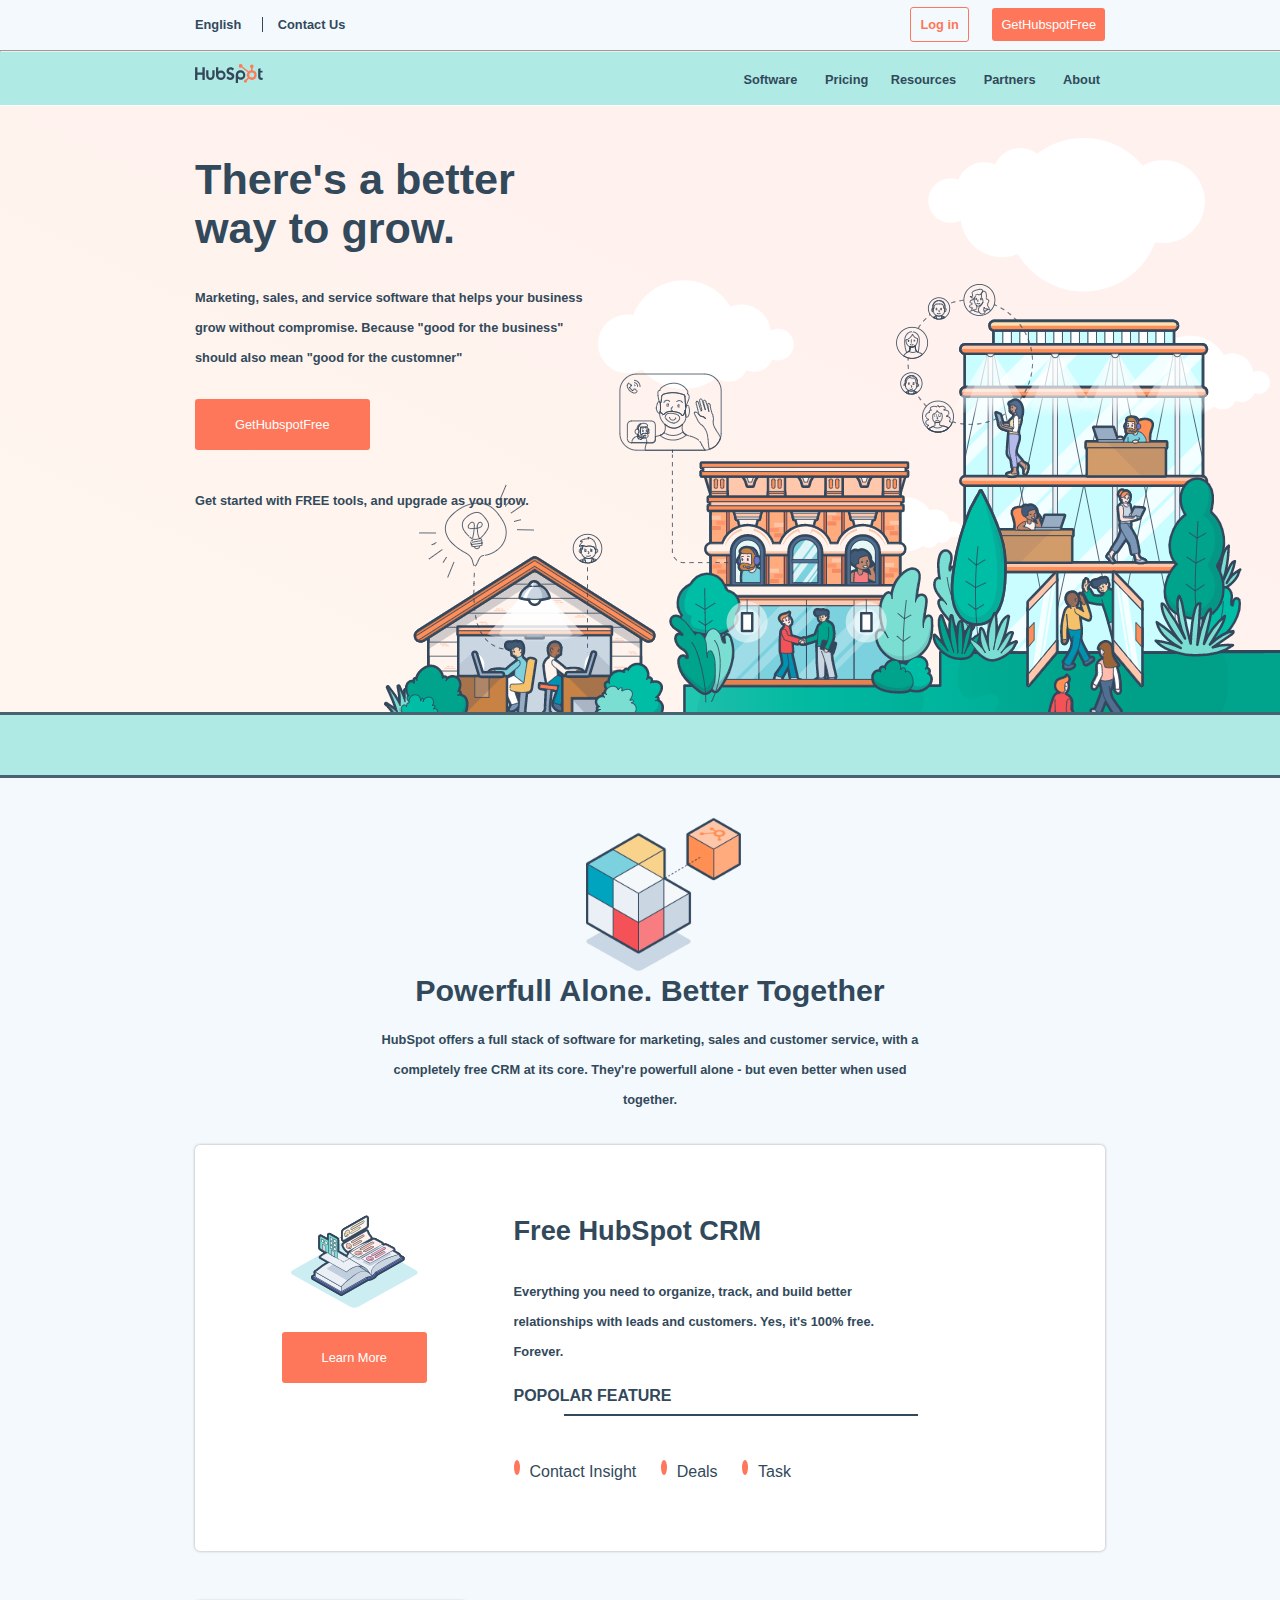
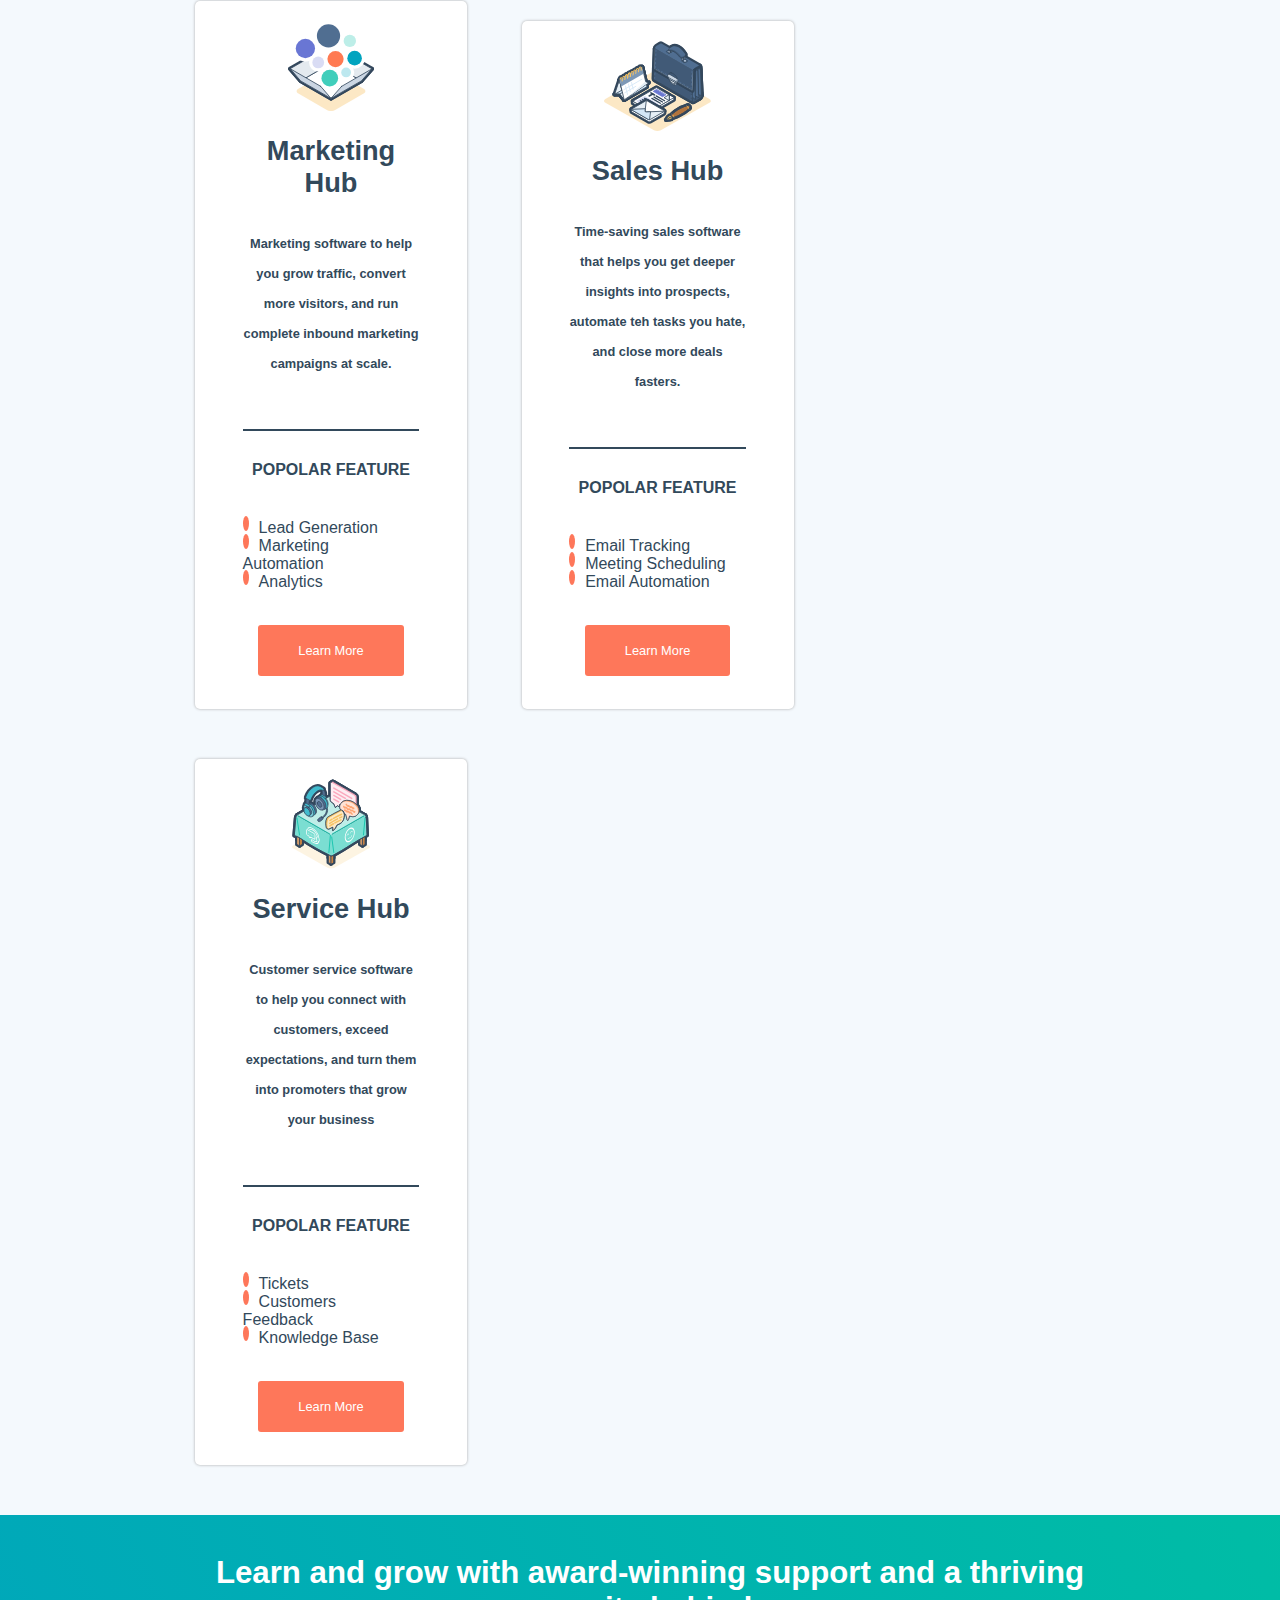
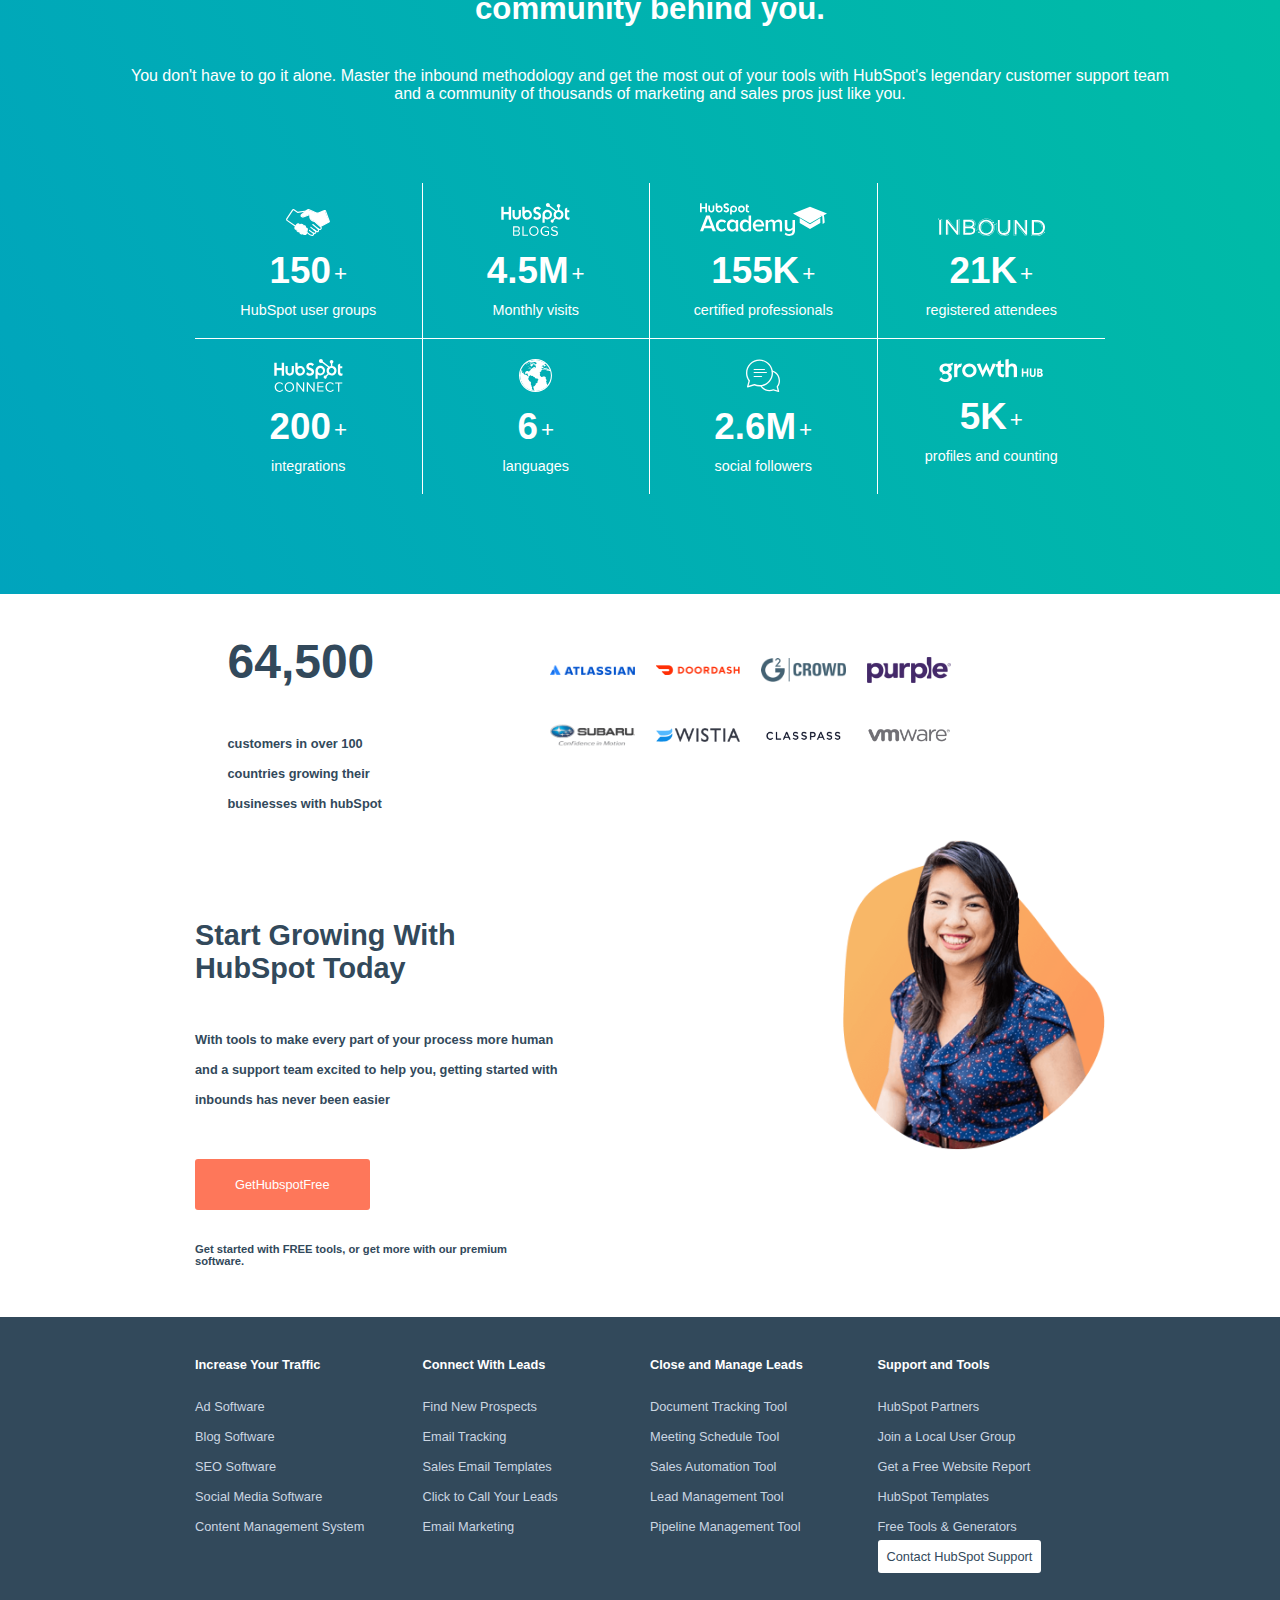
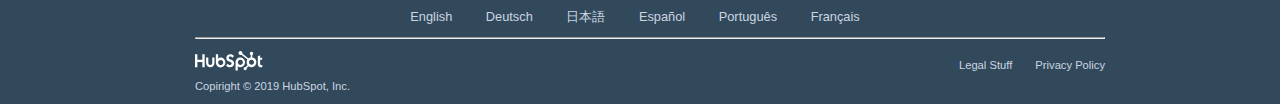
<file: index.html>
<!DOCTYPE html>
<html lang="en">

<head>
    <meta charset="UTF-8">
    <meta http-equiv="X-UA-Compatible" content="IE=edge">
    <meta name="viewport" content="width=device-width, initial-scale=1.0">
    <title>Hubspot</title>
    <link rel="icon" href="./assets/img/HubSpot-Inversed-Favicon.webp" />

    <link rel="stylesheet" href="./assets/css/style.css">

    <!-- Font -->
    <link rel="preconnect" href="https://fonts.gstatic.com">
    <link href="https://fonts.googleapis.com/css2?family=Montserrat:wght@200;400;500;600;800&display=swap"
        rel="stylesheet">
    <!-- /Font -->

    <!-- Icon Pack -->
    <link rel="stylesheet" href="https://cdnjs.cloudflare.com/ajax/libs/font-awesome/5.15.3/css/all.min.css"
        integrity="sha512-iBBXm8fW90+nuLcSKlbmrPcLa0OT92xO1BIsZ+ywDWZCvqsWgccV3gFoRBv0z+8dLJgyAHIhR35VZc2oM/gI1w=="
        crossorigin="anonymous" />
    <!-- /Icon Pack -->

</head>

<body>

    <!-- Header -->
    <header>
        <div class="top_nav">
            <nav class="container clearfix nav_text ">
                <div class="left_menu">

                    <div>
                        <a href="#">
                            <i class="fas fa-globe-europe"></i>
                            English
                            <i class="fas fa-chevron-down "></i>
                        </a>
                    </div>

                    <div>
                        <a href="#">
                            Contact Us
                        </a>
                    </div>
                </div>

                <div class="right_menu">

                    <ul>
                        <li>
                            <i class="fas fa-search"></i>
                        </li>
                        <li>
                            <a href="#" class="btn btn_holo">Log in</a>
                        </li>
                        <li>
                            <a href="#" class="btn btn_solid">GetHubspotFree</a>
                        </li>
                    </ul>

                </div>

            </nav>
        </div>

        <hr>

        <!-- Menu Navigazione -->
        <div>
            <nav class="container clearfix">
                <!-- Logo -->
                <div class="logo">
                    <img src="./assets/img/logo.svg" alt="logo Hubspot">
                </div>
                <!-- /Logo -->

                <!-- Lista Pagine Sito -->
                <div class="menu">
                    <ul>
                        <li>
                            <a href=" #">
                                Software
                                <i class="fas fa-chevron-down "></i>
                            </a>
                        </li>
                        <li>
                            <a href="#">Pricing</a>
                        </li>
                        <li>
                            <a href="#">
                                Resources
                                <i class="fas fa-chevron-down "></i>
                            </a>
                        </li>
                        <li>
                            <a href="#">
                                Partners
                                <i class="fas fa-chevron-down "></i>
                            </a>
                        </li>
                        <li>
                            <a href="#">
                                About
                                <i class="fas fa-chevron-down "></i>
                            </a>
                        </li>
                    </ul>
                </div>
            </nav>
            <!-- /Lista Pagine Sito -->
        </div>
        <!-- /Menu Navigazione -->

        <!-- Immagine di Copertina -->
        <section>
            <div class="jumbotron">
                <div class="container">
                    <div class="jumb_container">

                        <!-- Titolo Jumbo -->
                        <h2 class="txt_blue">
                            There's a better way to grow.
                        </h2>

                        <!-- Testo Jumbo -->
                        <p class="nav_text ">
                            Marketing, sales, and service software that helps your business grow without compromise.
                            Because "good for the business" should also mean "good for the customner"
                        </p>

                        <!-- Bottone jumbo -->
                        <a href="#" class="btn btn_solid jumbo_button">GetHubspotFree</a>

                        <!-- Sotto testo Jumbo -->
                        <h5 class="nav_text ">Get started with FREE tools, and upgrade as you grow.</h5>
                    </div>
                </div>


            </div>
        </section>
        <!-- /Immagine di Copertina -->
    </header>
    <!-- /Header -->

    <!-- Main -->
    <main>
        <section class="offer bg_offer">
            <div class="container clearfix">
                <div class="cube_image">
                    <img src="./assets/img/cube.webp" alt="Immagine cuboi di rubick">
                </div>
                <div>
                    <h3 class="nav_text ">Powerfull Alone. Better Together</h3>
                    <p class="nav_text ">
                        HubSpot offers a full stack of software for marketing, sales and customer service,
                        with a completely
                        free CRM at its core. They're powerfull alone - but even better when used together.
                    </p>
                </div>

                <!-- Card Offerte -->
                <div class="orizzontal_card_bg card_bg  clearfix">
                    <div class="card_left">
                        <img src="./assets/img/book.svg" alt="Immagine di un libro">
                        <a href="#" class="btn btn_solid jumbo_button">Learn More</a>
                    </div>

                    <!-- Testo della card -->
                    <div class="free_text">
                        <div>
                            <h4 class="card_title txt_blue">Free HubSpot CRM</h4>
                            <p class="nav_text">
                                Everything you need to organize, track, and build better relationships with
                                leads and customers. Yes, it's 100% free. Forever.
                            </p>
                        </div>

                        <div>
                            <!-- Titolo Features -->
                            <h4 class="title_list txt_blue">Popolar Feature</h4>

                            <!-- Features -->
                            <ul class="list_popolar txt_blue inline_list">
                                <li><i class="fas fa-check"></i>Contact Insight</li>
                                <li><i class="fas fa-check"></i>Deals</li>
                                <li><i class="fas fa-check"></i>Task</li>
                            </ul>
                        </div>
                    </div>
                </div>


                <div class="card_box">

                    <div class="card_bg card">
                        <div class="card_content">

                            <!-- Immagine della card -->
                            <img class="" src="./assets/img/buble.svg" alt="">

                            <h4 class="card_title txt_blue">Marketing Hub</h4>

                            <p class="nav_text">
                                Marketing software to help you grow traffic, convert more visitors, and run complete
                                inbound
                                marketing campaigns at scale.
                            </p>

                            <!-- Titolo Features -->
                            <h4 class="title_list txt_blue">Popolar Feature</h4>

                            <!-- Features -->
                            <ul class="list_popolar txt_blue">
                                <li><i class="fas fa-check"></i>Lead Generation</li>
                                <li><i class="fas fa-check"></i>Marketing Automation</li>
                                <li><i class="fas fa-check"></i>Analytics</li>
                            </ul>

                            <div class="btn_contenitor">
                                <a href="#" class="btn btn_solid jumbo_button">Learn More</a>
                            </div>
                        </div>
                    </div>

                    <div class="card_bg card center">
                        <div class="card_content">

                            <img class="" src="./assets/img/office.svg" alt="">

                            <h4 class="card_title txt_blue">Sales Hub</h4>

                            <p class="nav_text">
                                Time-saving sales software that helps you get deeper insights into prospects, automate
                                teh tasks you hate, and close more deals fasters.
                            </p>

                            <!-- Titolo Features -->
                            <h4 class="title_list txt_blue">Popolar Feature</h4>

                            <!-- Features -->
                            <ul class="list_popolar txt_blue">
                                <li><i class="fas fa-check"></i>Email Tracking</li>
                                <li><i class="fas fa-check"></i>Meeting Scheduling</li>
                                <li><i class="fas fa-check"></i>Email Automation</li>
                            </ul>

                            <div class="btn_contenitor">
                                <a href="#" class="btn btn_solid jumbo_button">Learn More</a>
                            </div>
                        </div>
                    </div>

                    <div class="card_bg card">
                        <div class="card_content">

                            <img class="" src="./assets/img/table.svg" alt="">

                            <h4 class="card_title txt_blue">Service Hub</h4>

                            <p class="nav_text">
                                Customer service software to help you connect with customers, exceed expectations, and
                                turn them into promoters that grow your business
                            </p>

                            <!-- Titolo Features -->
                            <h4 class="title_list txt_blue">Popolar Feature</h4>

                            <!-- Features -->
                            <ul class="list_popolar txt_blue">
                                <li><i class="fas fa-check"></i>Tickets</li>
                                <li><i class="fas fa-check"></i>Customers Feedback</li>
                                <li><i class="fas fa-check"></i>Knowledge Base</li>
                            </ul>

                            <div class="btn_contenitor">
                                <a href="#" class="btn btn_solid jumbo_button">Learn More</a>
                            </div>
                        </div>
                    </div>



                </div>


            </div>



        </section>

        <section class="learn">

            <div>
                <h2>Learn and grow with award-winning support and a thriving community behind you.</h2>
            </div>

            <div>
                <p>
                    You don't have to go it alone. Master the inbound methodology and get the most out of your tools
                    with HubSpot's legendary customer support team and a community of thousands of marketing and sales
                    pros just like you.
                </p>
            </div>

            <div class="container clearfix">

                <!-- Hands -->
                <div class="learn_block">
                    <img src="./assets/img/hands.svg" alt="icona stretta di mani">
                    <span>150</span>
                    <span>HubSpot user groups</span>
                </div>

                <!-- Blogs -->
                <div class="learn_block">
                    <img src="./assets/img/blogs.svg" alt="logo HubSpot blogs">
                    <span>4.5M</span>
                    <span>Monthly visits</span>
                </div>

                <!-- Academy -->
                <div class="learn_block">
                    <img src="./assets/img/academy.svg" alt="logo HubSpot Academy">
                    <span>155K</span>
                    <span>certified professionals</span>
                </div>

                <!-- Inbound -->
                <div class="learn_block">
                    <img src="./assets/img/inbound.svg" alt="logo Inbound">
                    <span>21K</span>
                    <span>registered attendees</span>
                </div>

                <!-- Connect -->
                <div class="learn_block">
                    <img src="./assets/img/connect.svg" alt="logo HubSpot connect">
                    <span>200</span>
                    <span>integrations</span>
                </div>

                <!-- Globe -->
                <div class="learn_block">
                    <img src="./assets/img/globe.svg" alt="icona del mondo">
                    <span>6</span>
                    <span>languages</span>
                </div>

                <!-- Followers -->
                <div class="learn_block">
                    <img src="./assets/img/followers.svg" alt="icona chat social">
                    <span>2.6M</span>
                    <span>social followers</span>
                </div>

                <!-- Growth -->
                <div class="learn_block">
                    <img src="./assets/img/growth.svg" alt="logo HubSpot growth hub">
                    <span>5K</span>
                    <span>profiles and counting</span>
                </div>
            </div>

        </section>

        <div class="txt_blue bg_white">

            <!-- Sezione Counter e loghi Partners -->
            <section>

                <!-- Container Partners -->
                <div class="partners clearfix">

                    <!-- Text Counter -->
                    <div class="counter">
                        <h2>64,500</h2>
                        <p class="nav_text">
                            customers in over <span>100</span> countries growing their businesses with hubSpot
                        </p>
                    </div>

                    <!-- Loghi Partners -->
                    <div class="loghi_partners">

                        <!-- Logo Atlasian -->
                        <div class="box_logo">
                            <img src="./assets/img/atlasian.webp" alt="Logo Atlasian">
                        </div>

                        <!-- Logo Doordash -->
                        <div class="box_logo">
                            <img src="./assets/img/doordash.webp" alt="Logo Doordash">
                        </div>

                        <!-- Logo G2 Crowd -->
                        <div class="box_logo">
                            <img src="./assets/img/g2crowd.webp" alt="Logo G2Crowd">
                        </div>

                        <!-- Logo Purple -->
                        <div class="box_logo">
                            <img src="./assets/img/purple.webp" alt="Logo Purple">
                        </div>

                        <!-- Logo Subaru -->
                        <div class="box_logo">
                            <img src="./assets/img/subaru.webp" alt="Logo Subaru">
                        </div>

                        <!-- Logo Wistia -->
                        <div class="box_logo">
                            <img src="./assets/img/wistia.webp" alt="Logo Wistia">
                        </div>

                        <!-- Logo ClassPass -->
                        <div class="box_logo">
                            <img src="./assets/img/classpass.webp" alt="Logo Classpass">
                        </div>

                        <!-- Logo VMWare -->
                        <div class="box_logo">
                            <img src="./assets/img/vmware.webp" alt="Logo VMWare">
                        </div>
                    </div>
                </div>
            </section>

            <!-- Container sezione Growing -->
            <section class="container clearfix">

                <div class="growing">

                    <!-- Titolo Growing -->
                    <h2>
                        Start Growing With HubSpot Today
                    </h2>

                    <p class="nav_text">
                        With tools to make every part of your process more human and a support team excited to help you,
                        getting started with inbounds has never been easier
                    </p>

                    <!-- Button Get Hubspot Free -->
                    <a href="#" class="btn btn_solid jumbo_button">GetHubspotFree</a>

                    <h5>Get started with FREE tools, or get more with our premium software.</h5>

                </div>

                <!-- Immagine Growing -->
                <div class="image_growing">
                    <img src="./assets/img/woman.webp" alt="Immagine di una donna che sorride">
                </div>

            </section>



        </div>

    </main>
    <!-- /Main -->

    <!-- Footer -->
    <footer>

        <!-- Link Utili -->
        <div class="container clearfix">
            <div class="liste_link">

                <!-- Sezione Increase -->
                <div class="utility_list">
                    <ul>
                        <li>
                            Increase Your Traffic
                            <ul>
                                <li>
                                    <a href="#">Ad Software</a>
                                </li>
                                <li>
                                    <a href="#">Blog Software</a>
                                </li>
                                <li>
                                    <a href="#">SEO Software</a>
                                </li>
                                <li>
                                    <a href="#">Social Media Software</a>
                                </li>
                                <li>
                                    <a href="#">Content Management System</a>
                                </li>
                            </ul>
                        </li>
                    </ul>
                </div>

                <!-- Sezione Connect -->
                <div class="utility_list">
                    <ul>
                        <li>
                            Connect With Leads
                            <ul>
                                <li>
                                    <a href="#">Find New Prospects</a>
                                </li>
                                <li>
                                    <a href="#">Email Tracking</a>
                                </li>
                                <li>
                                    <a href="#">Sales Email Templates</a>
                                </li>
                                <li>
                                    <a href="#">Click to Call Your Leads</a>
                                </li>
                                <li>
                                    <a href="#">Email Marketing</a>
                                </li>
                            </ul>
                        </li>
                    </ul>
                </div>

                <!-- Sezione Manage Leads -->
                <div class="utility_list">
                    <ul>
                        <li>
                            Close and Manage Leads
                            <ul>
                                <li>
                                    <a href="#">Document Tracking Tool</a>
                                </li>
                                <li>
                                    <a href="#">Meeting Schedule Tool</a>
                                </li>
                                <li>
                                    <a href="#">Sales Automation Tool</a>
                                </li>
                                <li>
                                    <a href="#">Lead Management Tool</a>
                                </li>
                                <li>
                                    <a href="#">Pipeline Management Tool</a>
                                </li>
                            </ul>
                        </li>
                    </ul>
                </div>

                <!-- Sezione Support -->
                <div class="utility_list">
                    <ul>
                        <li>
                            Support and Tools
                            <ul>
                                <li>
                                    <a href="#">HubSpot Partners</a>
                                </li>
                                <li>
                                    <a href="#">Join a Local User Group</a>
                                </li>
                                <li>
                                    <a href="#">Get a Free Website Report</a>
                                </li>
                                <li>
                                    <a href="#">HubSpot Templates</a>
                                </li>
                                <li>
                                    <a href="#">Free Tools & Generators</a>
                                </li>

                                <!-- Bottone Contact Support -->
                                <li>
                                    <a href="#" class="btn btn_support">Contact HubSpot Support</a>
                                </li>
                                <li>

                                    <!-- Link Social Network -->
                                    <ul class="loghi_social">
                                        <li>
                                            <a href="#">
                                                <i class="fab fa-facebook-f"></i>
                                            </a>
                                        </li>
                                        <li>
                                            <a href="#">
                                                <i class="fab fa-instagram"></i>
                                            </a>
                                        </li>
                                        <li>
                                            <a href="#">
                                                <i class="fab fa-youtube"></i>
                                            </a>
                                        </li>
                                        <li>
                                            <a href="#">
                                                <i class="fab fa-twitter"></i>
                                            </a>
                                        </li>
                                        <li>
                                            <a href="#">
                                                <i class="fab fa-linkedin-in"></i>
                                            </a>
                                        </li>
                                    </ul>
                                </li>
                            </ul>
                        </li>
                    </ul>
                </div>

            </div>

            <!-- Selezione Seleziona Lingua -->
            <div class="lingue">
                <div>
                    <ul>
                        <li><a href="#">English</a></li>
                        <li><a href="#">Deutsch</a></li>
                        <li><a href="#">日本語</a></li>
                        <li><a href="#">Español</a></li>
                        <li><a href="#">Português</a></li>
                        <li><a href="#">Français</a></li>
                    </ul>
                </div>

                <hr>

            </div>

            <!-- Logo e Copyright -->
            <section class="copyright">
                <div class="logo">
                    <img src="./assets/img/logo-white.svg" alt="Logo HubSpot">
                    <h5>Copiright &copy; 2019 HubSpot, Inc.</h5>
                </div>

                <div class="policy">
                    <a href="#">Legal Stuff</a>

                    <a href="#">Privacy Policy</a>
                </div>

            </section>

        </div>

    </footer>
    <!-- /Footer -->


</body>

</html>
</file>
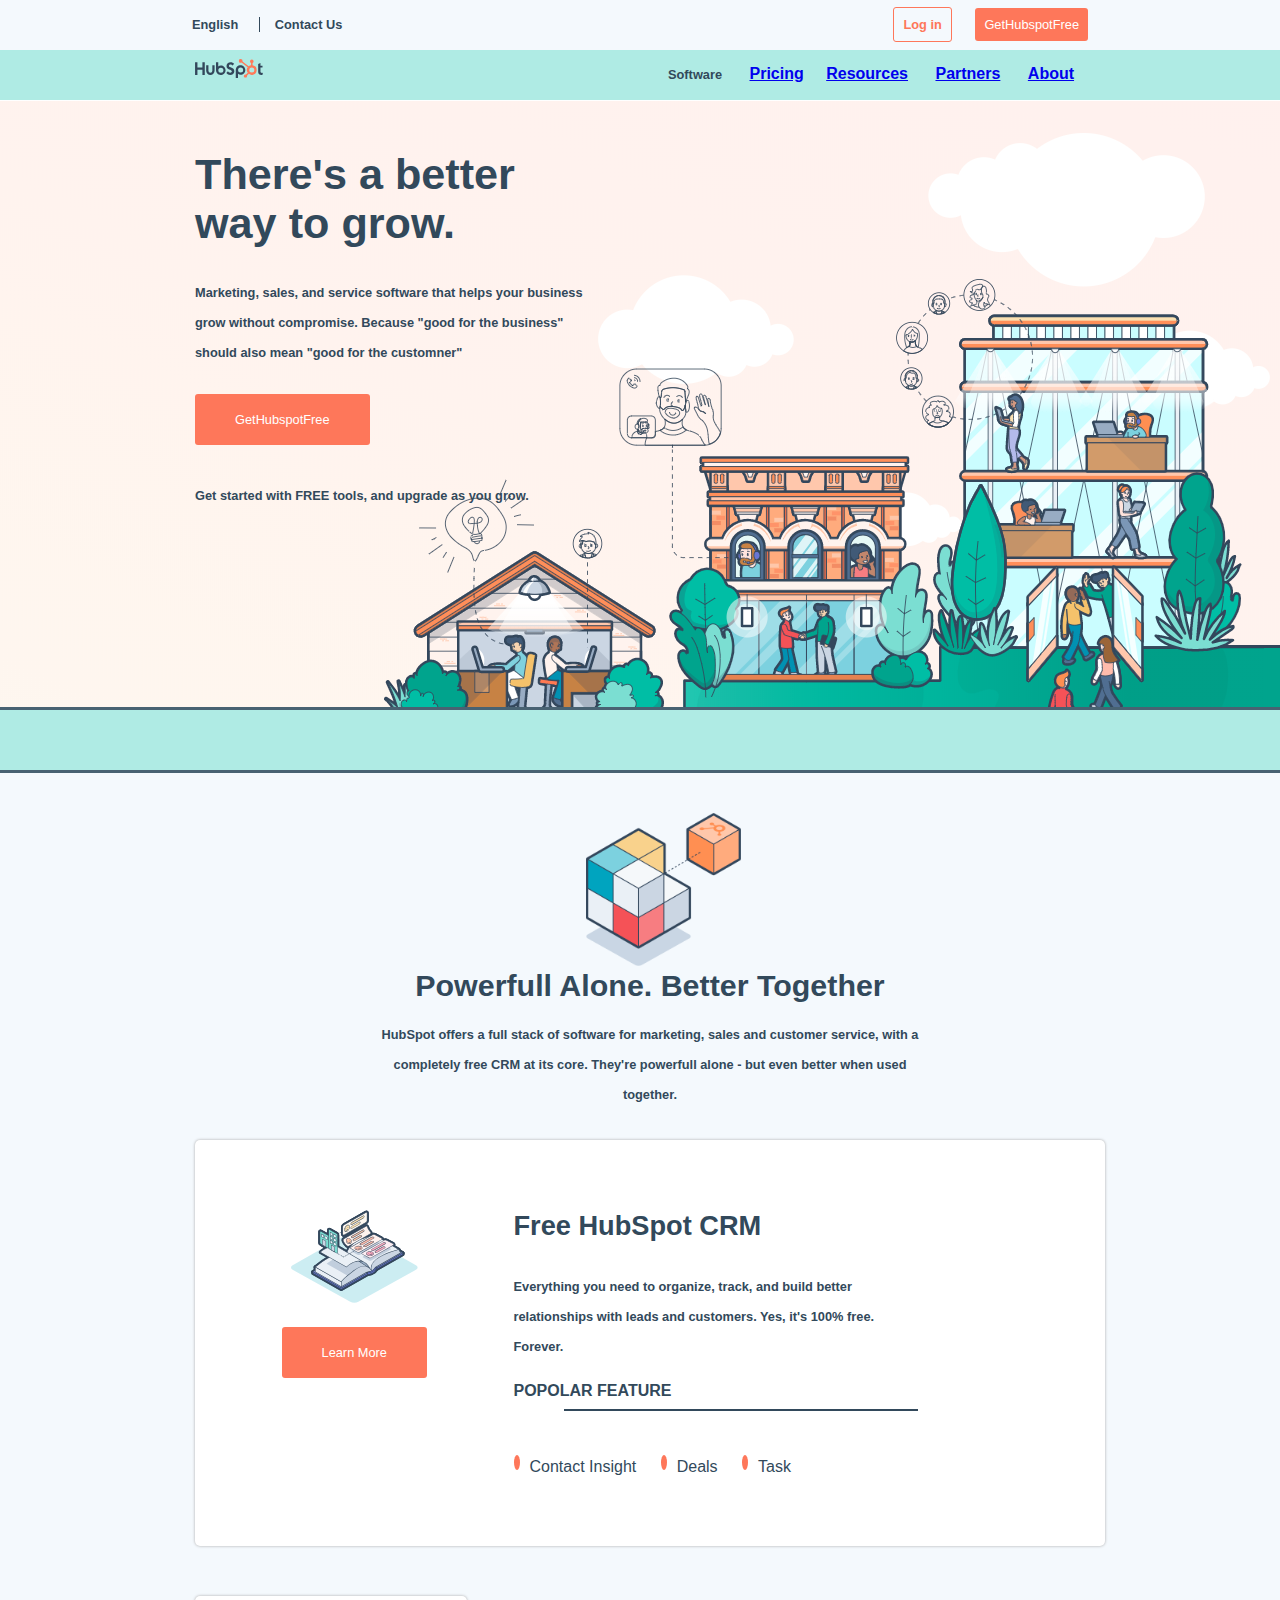
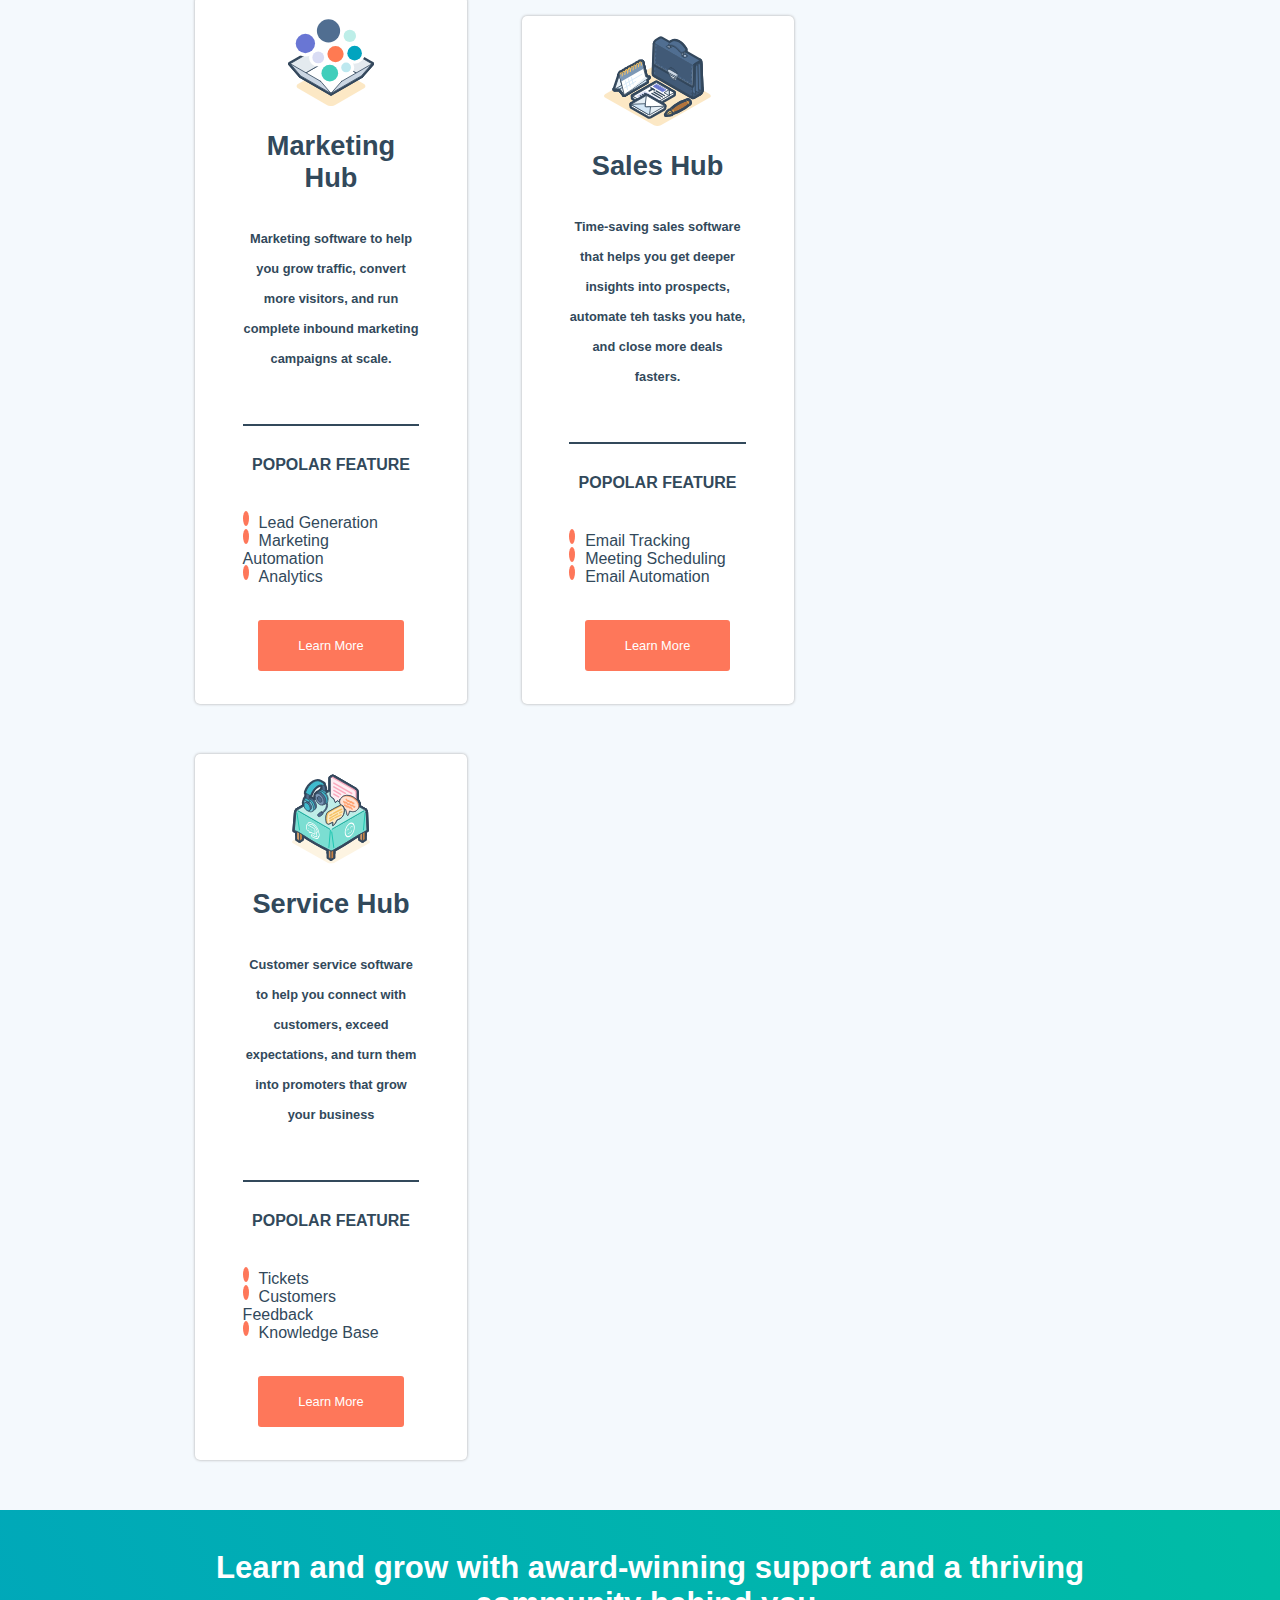
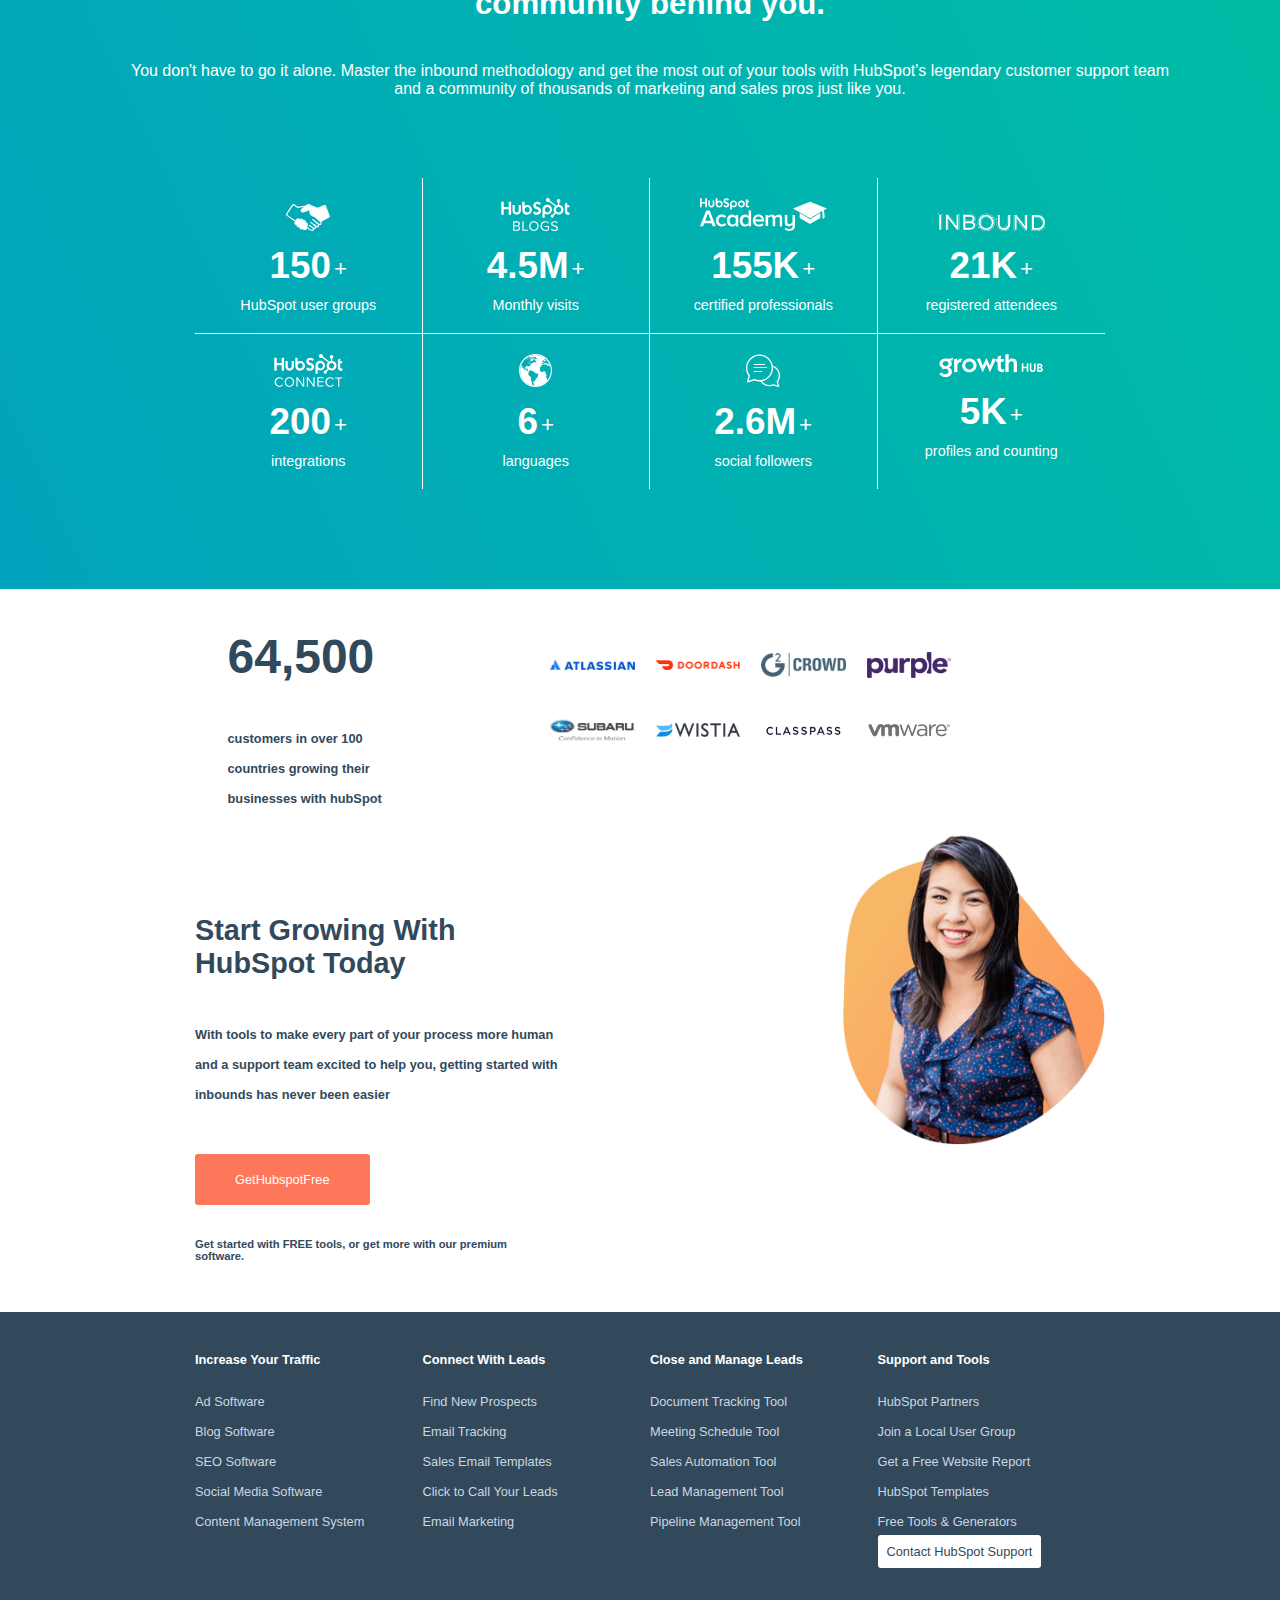
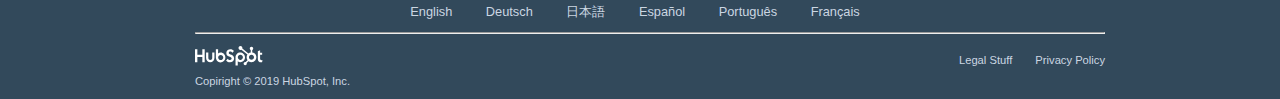
<file: bonus/index.html>
<!DOCTYPE html>
<html lang="en">

<head>
    <meta charset="UTF-8">
    <meta http-equiv="X-UA-Compatible" content="IE=edge">
    <meta name="viewport" content="width=device-width, initial-scale=1.0">
    <title>Hubspot</title>
    <link rel="icon" href="./assets/img/HubSpot-Inversed-Favicon.webp" />

    <link rel="stylesheet" href="./assets/css/style.css">

    <!-- Font -->
    <link rel="preconnect" href="https://fonts.gstatic.com">
    <link href="https://fonts.googleapis.com/css2?family=Montserrat:wght@200;400;500;600;800&display=swap"
        rel="stylesheet">
    <!-- /Font -->

    <!-- Icon Pack -->
    <link rel="stylesheet" href="https://cdnjs.cloudflare.com/ajax/libs/font-awesome/5.15.3/css/all.min.css"
        integrity="sha512-iBBXm8fW90+nuLcSKlbmrPcLa0OT92xO1BIsZ+ywDWZCvqsWgccV3gFoRBv0z+8dLJgyAHIhR35VZc2oM/gI1w=="
        crossorigin="anonymous" />
    <!-- /Icon Pack -->

</head>

<body>

    <!-- Header -->
    <header>
        <div class="top_nav">
            <nav class="container clearfix nav_text ">
                <div class="left_menu">

                    <div class="lingua">
                        <section class="dropdown">
                            <a href="#">
                                <i class="fas fa-globe-europe"></i>
                                English
                                <i class="fas fa-chevron-down "></i>
                            </a>
                            <section class="dropdown_content">
                                <ul>
                                    <li><a href="#">English</a></li>
                                    <li><a href="#">Deutsch</a></li>
                                    <li><a href="#">日本語</a></li>
                                    <li><a href="#">Español</a></li>
                                    <li><a href="#">Português</a></li>
                                    <li><a href="#">Français</a></li>
                                </ul>
                            </section>
                        </section>


                    </div>

                    <div>
                        <a href="#">
                            Contact Us
                        </a>
                    </div>
                </div>

                <div class="right_menu">

                    <ul>
                        <li>
                            <i class="fas fa-search"></i>
                        </li>
                        <li>
                            <a href="#" class="btn btn_holo">Log in</a>
                        </li>
                        <li>
                            <a href="#" class="btn btn_solid">GetHubspotFree</a>
                        </li>
                    </ul>

                </div>

            </nav>
        </div>

        <hr>

        <!-- Menu Navigazione -->
        <div class="menu_nav">
            <nav class="container clearfix">
                <!-- Logo -->
                <div class="logo">
                    <img src="./assets/img/logo.svg" alt="logo Hubspot">
                </div>
                <!-- /Logo -->

                <!-- Lista Pagine Sito -->
                <div class="menu">
                    <ul>
                        <li>
                            <section class="dropdown">
                                <a href=" #">
                                    Software
                                    <i class="fas fa-chevron-down "></i>
                                </a>
                                <section class="dropdown_content dropdown_width clearfix">

                                    <div class="software_row">
                                        <div class="row_left">
                                            <img src="./assets/img/free_hub_crm.jpg" alt="">
                                        </div>
                                        <div class="row_right">
                                            <h3>Free HubSpot CRM</h3>
                                            <span>All yout contacts and companies, 100% free.</span>
                                        </div>
                                    </div>

                                    <span>
                                        <hr>
                                    </span>

                                    <div class="software_row">
                                        <div class="row_left">
                                            <img src="./assets/img/marketing.jpg" alt="">
                                        </div>
                                        <div class="row_right">
                                            <h3>Marketing Hub</h3>
                                            <span>Marketing software to increase traffic and leads. Free and Premium
                                                plans.</span>
                                        </div>
                                    </div>

                                    <div class="software_row">
                                        <div class="row_left">
                                            <img src="./assets/img/sales_hub.jpg" alt="">
                                        </div>
                                        <div class="row_right">
                                            <h3>Sales Hub</h3>
                                            <span>Sales software for closing more deals, faster. Free and Premium
                                                plan.</span>
                                        </div>
                                    </div>

                                    <div class="software_row">
                                        <div class="row_left">
                                            <img src="./assets/img/service_hub.jpg" alt="">
                                        </div>
                                        <div class="row_right">
                                            <h3>Service Hub</h3>
                                            <span>Software for providingnfirst-class customers service. Free and Premium
                                                plans.</span>
                                        </div>
                                    </div>

                                    <div class="software_row">
                                        <div class="row_left">
                                            <img src="./assets/img/cms_hub.jpg" alt="">
                                        </div>
                                        <div class="row_right">
                                            <h3>CMS Hub <span>New</span></h3>
                                            <span>Content management software to power website. Premium plans and free
                                                trial.</span>
                                        </div>
                                    </div>

                                    <span>
                                        <hr>
                                    </span>

                                    <div class="software_row">
                                        <div class="row_left">

                                        </div>
                                        <div class="row_right">
                                            <h3>APP Marketplace</h3>
                                            <span>Find HubSpot apps for the tools and software you use to run your
                                                business</span>
                                        </div>
                                    </div>







                                </section>

                            </section>
                        </li>
                        <li>
                            <a href="#">Pricing</a>
                        </li>
                        <li>
                            <a href="#">
                                Resources
                                <i class="fas fa-chevron-down "></i>
                            </a>
                        </li>
                        <li>
                            <a href="#">
                                Partners
                                <i class="fas fa-chevron-down "></i>
                            </a>
                        </li>
                        <li>
                            <a href="#">
                                About
                                <i class="fas fa-chevron-down "></i>
                            </a>
                        </li>
                    </ul>
                </div>
            </nav>
            <!-- /Lista Pagine Sito -->
        </div>
        <!-- /Menu Navigazione -->

        <!-- Immagine di Copertina -->
        <section>
            <div class="jumbotron">
                <div class="container">
                    <div class="jumb_container">

                        <!-- Titolo Jumbo -->
                        <h2 class="txt_blue">
                            There's a better way to grow.
                        </h2>

                        <!-- Testo Jumbo -->
                        <p class="nav_text ">
                            Marketing, sales, and service software that helps your business grow without compromise.
                            Because "good for the business" should also mean "good for the customner"
                        </p>

                        <!-- Bottone jumbo -->
                        <a href="#" class="btn btn_solid jumbo_button">GetHubspotFree</a>

                        <!-- Sotto testo Jumbo -->
                        <h5 class="nav_text ">Get started with FREE tools, and upgrade as you grow.</h5>
                    </div>
                </div>


            </div>
        </section>
        <!-- /Immagine di Copertina -->
    </header>
    <!-- /Header -->

    <!-- Main -->
    <main>
        <section class="offer bg_offer">
            <div class="container clearfix">
                <div class="cube_image">
                    <img src="./assets/img/cube.webp" alt="Immagine cuboi di rubick">
                </div>
                <div>
                    <h3 class="nav_text ">Powerfull Alone. Better Together</h3>
                    <p class="nav_text ">
                        HubSpot offers a full stack of software for marketing, sales and customer service,
                        with a completely
                        free CRM at its core. They're powerfull alone - but even better when used together.
                    </p>
                </div>

                <!-- Card Offerte -->
                <div class="orizzontal_card_bg card_bg  clearfix">
                    <div class="card_left">
                        <img src="./assets/img/book.svg" alt="Immagine di un libro">
                        <a href="#" class="btn btn_solid jumbo_button">Learn More</a>
                    </div>

                    <!-- Testo della card -->
                    <div class="free_text">
                        <div>
                            <h4 class="card_title txt_blue">Free HubSpot CRM</h4>
                            <p class="nav_text">
                                Everything you need to organize, track, and build better relationships with
                                leads and customers. Yes, it's 100% free. Forever.
                            </p>
                        </div>

                        <div>
                            <!-- Titolo Features -->
                            <h4 class="title_list txt_blue">Popolar Feature</h4>

                            <!-- Features -->
                            <ul class="list_popolar txt_blue inline_list">
                                <li><i class="fas fa-check"></i>Contact Insight</li>
                                <li><i class="fas fa-check"></i>Deals</li>
                                <li><i class="fas fa-check"></i>Task</li>
                            </ul>
                        </div>
                    </div>
                </div>


                <div class="card_box">

                    <div class="card_bg card">
                        <div class="card_content">

                            <!-- Immagine della card -->
                            <img class="" src="./assets/img/buble.svg" alt="">

                            <h4 class="card_title txt_blue">Marketing Hub</h4>

                            <p class="nav_text">
                                Marketing software to help you grow traffic, convert more visitors, and run complete
                                inbound
                                marketing campaigns at scale.
                            </p>

                            <!-- Titolo Features -->
                            <h4 class="title_list txt_blue">Popolar Feature</h4>

                            <!-- Features -->
                            <ul class="list_popolar txt_blue">
                                <li><i class="fas fa-check"></i>Lead Generation</li>
                                <li><i class="fas fa-check"></i>Marketing Automation</li>
                                <li><i class="fas fa-check"></i>Analytics</li>
                            </ul>

                            <div class="btn_contenitor">
                                <a href="#" class="btn btn_solid jumbo_button">Learn More</a>
                            </div>
                        </div>
                    </div>

                    <div class="card_bg card center">
                        <div class="card_content">

                            <img class="" src="./assets/img/office.svg" alt="">

                            <h4 class="card_title txt_blue">Sales Hub</h4>

                            <p class="nav_text">
                                Time-saving sales software that helps you get deeper insights into prospects, automate
                                teh tasks you hate, and close more deals fasters.
                            </p>

                            <!-- Titolo Features -->
                            <h4 class="title_list txt_blue">Popolar Feature</h4>

                            <!-- Features -->
                            <ul class="list_popolar txt_blue">
                                <li><i class="fas fa-check"></i>Email Tracking</li>
                                <li><i class="fas fa-check"></i>Meeting Scheduling</li>
                                <li><i class="fas fa-check"></i>Email Automation</li>
                            </ul>

                            <div class="btn_contenitor">
                                <a href="#" class="btn btn_solid jumbo_button">Learn More</a>
                            </div>
                        </div>
                    </div>

                    <div class="card_bg card">
                        <div class="card_content">

                            <img class="" src="./assets/img/table.svg" alt="">

                            <h4 class="card_title txt_blue">Service Hub</h4>

                            <p class="nav_text">
                                Customer service software to help you connect with customers, exceed expectations, and
                                turn them into promoters that grow your business
                            </p>

                            <!-- Titolo Features -->
                            <h4 class="title_list txt_blue">Popolar Feature</h4>

                            <!-- Features -->
                            <ul class="list_popolar txt_blue">
                                <li><i class="fas fa-check"></i>Tickets</li>
                                <li><i class="fas fa-check"></i>Customers Feedback</li>
                                <li><i class="fas fa-check"></i>Knowledge Base</li>
                            </ul>

                            <div class="btn_contenitor">
                                <a href="#" class="btn btn_solid jumbo_button">Learn More</a>
                            </div>
                        </div>
                    </div>



                </div>


            </div>


        </section>

        <section class="learn">

            <div>
                <h2>Learn and grow with award-winning support and a thriving community behind you.</h2>
            </div>

            <div>
                <p>
                    You don't have to go it alone. Master the inbound methodology and get the most out of your tools
                    with HubSpot's legendary customer support team and a community of thousands of marketing and sales
                    pros just like you.
                </p>
            </div>

            <div class="container clearfix">

                <!-- Hands -->
                <div class="learn_block">
                    <img src="./assets/img/hands.svg" alt="icona stretta di mani">
                    <span>150</span>
                    <span>HubSpot user groups</span>
                </div>

                <!-- Blogs -->
                <div class="learn_block">
                    <img src="./assets/img/blogs.svg" alt="logo HubSpot blogs">
                    <span>4.5M</span>
                    <span>Monthly visits</span>
                </div>

                <!-- Academy -->
                <div class="learn_block">
                    <img src="./assets/img/academy.svg" alt="logo HubSpot Academy">
                    <span>155K</span>
                    <span>certified professionals</span>
                </div>

                <!-- Inbound -->
                <div class="learn_block">
                    <img src="./assets/img/inbound.svg" alt="logo Inbound">
                    <span>21K</span>
                    <span>registered attendees</span>
                </div>

                <!-- Connect -->
                <div class="learn_block">
                    <img src="./assets/img/connect.svg" alt="logo HubSpot connect">
                    <span>200</span>
                    <span>integrations</span>
                </div>

                <!-- Globe -->
                <div class="learn_block">
                    <img src="./assets/img/globe.svg" alt="icona del mondo">
                    <span>6</span>
                    <span>languages</span>
                </div>

                <!-- Followers -->
                <div class="learn_block">
                    <img src="./assets/img/followers.svg" alt="icona chat social">
                    <span>2.6M</span>
                    <span>social followers</span>
                </div>

                <!-- Growth -->
                <div class="learn_block">
                    <img src="./assets/img/growth.svg" alt="logo HubSpot growth hub">
                    <span>5K</span>
                    <span>profiles and counting</span>
                </div>
            </div>

        </section>

        <div class="txt_blue bg_white">

            <!-- Sezione Counter e loghi Partners -->
            <section>

                <!-- Container Partners -->
                <div class="partners clearfix">

                    <!-- Text Counter -->
                    <div class="counter">
                        <h2>64,500</h2>
                        <p class="nav_text">
                            customers in over <span>100</span> countries growing their businesses with hubSpot
                        </p>
                    </div>

                    <!-- Loghi Partners -->
                    <div class="loghi_partners">

                        <!-- Logo Atlasian -->
                        <div class="box_logo">
                            <img src="./assets/img/atlasian.webp" alt="Logo Atlasian">
                        </div>

                        <!-- Logo Doordash -->
                        <div class="box_logo">
                            <img src="./assets/img/doordash.webp" alt="Logo Doordash">
                        </div>

                        <!-- Logo G2 Crowd -->
                        <div class="box_logo">
                            <img src="./assets/img/g2crowd.webp" alt="Logo G2Crowd">
                        </div>

                        <!-- Logo Purple -->
                        <div class="box_logo">
                            <img src="./assets/img/purple.webp" alt="Logo Purple">
                        </div>

                        <!-- Logo Subaru -->
                        <div class="box_logo">
                            <img src="./assets/img/subaru.webp" alt="Logo Subaru">
                        </div>

                        <!-- Logo Wistia -->
                        <div class="box_logo">
                            <img src="./assets/img/wistia.webp" alt="Logo Wistia">
                        </div>

                        <!-- Logo ClassPass -->
                        <div class="box_logo">
                            <img src="./assets/img/classpass.webp" alt="Logo Classpass">
                        </div>

                        <!-- Logo VMWare -->
                        <div class="box_logo">
                            <img src="./assets/img/vmware.webp" alt="Logo VMWare">
                        </div>
                    </div>
                </div>
            </section>

            <!-- Container sezione Growing -->
            <section class="container clearfix">

                <div class="growing">

                    <!-- Titolo Growing -->
                    <h2>
                        Start Growing With HubSpot Today
                    </h2>

                    <p class="nav_text">
                        With tools to make every part of your process more human and a support team excited to help you,
                        getting started with inbounds has never been easier
                    </p>

                    <!-- Button Get Hubspot Free -->
                    <a href="#" class="btn btn_solid jumbo_button">GetHubspotFree</a>

                    <h5>Get started with FREE tools, or get more with our premium software.</h5>

                </div>

                <!-- Immagine Growing -->
                <div class="image_growing">
                    <img src="./assets/img/woman.webp" alt="Immagine di una donna che sorride">
                </div>

            </section>



        </div>

    </main>
    <!-- /Main -->

    <!-- Footer -->
    <footer>

        <!-- Link Utili -->
        <div class="container clearfix">
            <div class="liste_link">

                <!-- Sezione Increase -->
                <div class="utility_list">
                    <ul>
                        <li>
                            Increase Your Traffic
                            <ul>
                                <li>
                                    <a href="#">Ad Software</a>
                                </li>
                                <li>
                                    <a href="#">Blog Software</a>
                                </li>
                                <li>
                                    <a href="#">SEO Software</a>
                                </li>
                                <li>
                                    <a href="#">Social Media Software</a>
                                </li>
                                <li>
                                    <a href="#">Content Management System</a>
                                </li>
                            </ul>
                        </li>
                    </ul>
                </div>

                <!-- Sezione Connect -->
                <div class="utility_list">
                    <ul>
                        <li>
                            Connect With Leads
                            <ul>
                                <li>
                                    <a href="#">Find New Prospects</a>
                                </li>
                                <li>
                                    <a href="#">Email Tracking</a>
                                </li>
                                <li>
                                    <a href="#">Sales Email Templates</a>
                                </li>
                                <li>
                                    <a href="#">Click to Call Your Leads</a>
                                </li>
                                <li>
                                    <a href="#">Email Marketing</a>
                                </li>
                            </ul>
                        </li>
                    </ul>
                </div>

                <!-- Sezione Manage Leads -->
                <div class="utility_list">
                    <ul>
                        <li>
                            Close and Manage Leads
                            <ul>
                                <li>
                                    <a href="#">Document Tracking Tool</a>
                                </li>
                                <li>
                                    <a href="#">Meeting Schedule Tool</a>
                                </li>
                                <li>
                                    <a href="#">Sales Automation Tool</a>
                                </li>
                                <li>
                                    <a href="#">Lead Management Tool</a>
                                </li>
                                <li>
                                    <a href="#">Pipeline Management Tool</a>
                                </li>
                            </ul>
                        </li>
                    </ul>
                </div>

                <!-- Sezione Support -->
                <div class="utility_list">
                    <ul>
                        <li>
                            Support and Tools
                            <ul>
                                <li>
                                    <a href="#">HubSpot Partners</a>
                                </li>
                                <li>
                                    <a href="#">Join a Local User Group</a>
                                </li>
                                <li>
                                    <a href="#">Get a Free Website Report</a>
                                </li>
                                <li>
                                    <a href="#">HubSpot Templates</a>
                                </li>
                                <li>
                                    <a href="#">Free Tools & Generators</a>
                                </li>

                                <!-- Bottone Contact Support -->
                                <li>
                                    <a href="#" class="btn btn_support">Contact HubSpot Support</a>
                                </li>
                                <li>

                                    <!-- Link Social Network -->
                                    <ul class="loghi_social">
                                        <li>
                                            <a href="#">
                                                <i class="fab fa-facebook-f"></i>
                                            </a>
                                        </li>
                                        <li>
                                            <a href="#">
                                                <i class="fab fa-instagram"></i>
                                            </a>
                                        </li>
                                        <li>
                                            <a href="#">
                                                <i class="fab fa-youtube"></i>
                                            </a>
                                        </li>
                                        <li>
                                            <a href="#">
                                                <i class="fab fa-twitter"></i>
                                            </a>
                                        </li>
                                        <li>
                                            <a href="#">
                                                <i class="fab fa-linkedin-in"></i>
                                            </a>
                                        </li>
                                    </ul>
                                </li>
                            </ul>
                        </li>
                    </ul>
                </div>

            </div>

            <!-- Selezione Seleziona Lingua -->
            <div class="lingue">
                <div>
                    <ul>
                        <li><a href="#">English</a></li>
                        <li><a href="#">Deutsch</a></li>
                        <li><a href="#">日本語</a></li>
                        <li><a href="#">Español</a></li>
                        <li><a href="#">Português</a></li>
                        <li><a href="#">Français</a></li>
                    </ul>
                </div>

                <hr>

            </div>

            <!-- Logo e Copyright -->
            <section class="copyright">
                <div class="logo">
                    <img src="./assets/img/logo-white.svg" alt="Logo HubSpot">
                    <h5>Copiright &copy; 2019 HubSpot, Inc.</h5>
                </div>

                <div class="policy">
                    <a href="#">Legal Stuff</a>

                    <a href="#">Privacy Policy</a>
                </div>

            </section>

        </div>

    </footer>
    <!-- /Footer -->


</body>

</html>
</file>
<file: assets/css/style.css>
*{
    box-sizing: border-box;
    margin: 0;
    padding: 0;
}

body{
    font-family: Arial, Helvetica, sans-serif;
    min-width: 1300px;
    font-weight: 600;
}

/* Utility */
.clearfix{
    display: table;
    content: "";
    clear: both;
}

.container{
    margin: auto;
    width: 70%;
}

.top_nav{
    background-color: #F4F9FD;
}

/* .dbg_bg{
    background-color: blue;
    height: 50px;
} */

.txt_blue{
    color: #32495B;
}

.txt_orange{
    color: #FE775A;
}

.bg_orange{
    background-color: #FE775A;
}

.bg_offer{
    background-color: #F4F9FD;
}

.btn{
    border-radius: 3px;
    padding: 9px;

}

.btn_holo{
    border: 1px solid #FE775A;
    color: #FE775A;
}

.btn_solid{
    background-color: #FE775A;
    color: white;
    font-weight: 200;
}

.bg_white{
    background-color: white;
}

.nav_text{
    font-size: 0.8rem;
    color: #32495B;
    line-height: 30px;
}

.card_title{
    font-size: 1.7rem;
    padding-bottom: 30px;
}

h5{
    font-size: 0.7rem;
    font-weight: 600;
    padding-top: 50px;
}
/* /Utility */

/**********
 HEADER 
 **********/

 /* TOP NAV */
 .left_menu, .right_menu{
    float: left;
    width: 50%;
     
 }

 .top_nav nav div , .top_nav div > ul > li{
    margin: 5px 0px 5px 0;
    display: inline-block;
 }

 .top_nav div > ul > li{
    padding-left: 20px;
 }

 .left_menu div a{
    padding-right: 12px;
 }

 .left_menu div:last-child{
    border-left: 1px solid #32495B;
    padding-left: 15px;
    line-height: normal;
 }

 .left_menu div a{
     text-decoration: none;
     color: #32495B;
 }

 .right_menu{
    text-align: right;
 }

 .right_menu > ul > li{
    list-style: none;
    display: inline-block;
 }

 .right_menu > ul > li > a{
    text-decoration: none;
 }

 li > i{
    color: #47BBCF;
 }
 /* /TOP NAV */

 /* NAV */
header section:nth-child(3){
    background-color: white;
}

 .logo, .menu{
    float: left;
    width: 50%;
    
 }

 .menu{
    text-align: right;
    line-height: 30px;
 }

 .logo{
    margin: 12px 0;
 }

 .logo > img{
    width: 15%;
    line-height: 40px;
 }

 .menu > ul > li{
    list-style: none;
    display: inline-block;
    margin: 12px 0px 10px 0;
    padding-left: 18px;
 }

 .menu > ul > li > a{
    text-decoration: none;
    font-size: 0.8rem;
    color: #32495B;
 }
 
 a > .fa-chevron-down{
     padding-left: 5px;
 }

 .jumbotron{
     background-image: url("../img/jumbotron.png");
     background-position: top right;
     background-repeat: no-repeat;
     height: 610px;
     border-bottom: 3px solid #486272;
     background-color: #fff4ee;
 }

 .jumb_container{
     width: 45%;
     font-size: 1.8rem;
     padding-top: 50px;
 }

 .jumb_container p{
    padding: 30px 0 30px 0;
 }

 .jumbo_button{
     text-decoration: none;
     font-size: 0.8rem;
     padding: 18px 40px;;
 }

 /* /NAV */

 /**********
 MAIN 
 **********/


body{
    background-color: #AFEBE4;
    /* background-color: blue; */
}

/* OFFER */
.offer{
    margin-top: 60px;
    border-top: 3px solid #486272;   
}

.cube_image{
    width: 25%;
    margin: auto;
    padding-top: 40px;
}

.cube_image img{
    width: 90%;

}

.offer h3{
    padding-bottom: 20px;
    text-align: center;
    font-size: 1.9rem;
}

.offer > div > div > p{
    text-align: center;
    width: 60%;
    margin: auto;
    padding-bottom: 30px;
}

.orizzontal_card_bg{
    width: 100%;
}

.card_bg{
    background-color: white;
    border-radius: 5px;
    box-shadow: 0 0 3px rgb(168, 168, 168);
    margin-bottom: 50px;
}

.card_left, .free_text{
    margin: auto;
    float: left;
    padding: 70px 0;
}

.card_left{
    width: 35%;
    text-align: center;
}

.free_text{
    width: 60%;
}

.free_text div:first-child{
    width: 75%;
}

.card_left > img{ 
    width: 40%;
    display: block;
    margin: auto;
    padding-bottom: 40px;
}

.title_list{
    padding-top: 20px;
    text-transform: uppercase;
}

.free_text .title_list::after{
    content: "";
    width: 65%;
    height: 2px;
    background-color: #32495B;
    display: inline-block;
    vertical-align: middle;
    margin-left: 50px;
}

 .list_popolar li, .card_bg li{
    list-style: none;
    margin-right: 20px;
    font-weight: 500;
}

.inline_list li{
    display: inline;
    margin-top: 30px;
}

.list_popolar {
    margin-top: 40px;
}

.fa-check{
    background-color: #FE775A;
    border-radius: 50%;
    font-size: 8px;
    padding: 3px;
    color: white;
    vertical-align: top;
    margin-right: 10px;;
}

.card{
    text-align: center;
}

.card_content{
    width: 65%;
    margin: auto;
}

.card_content img{
    height: 130px;
    padding: 20px 0;
}

.center{
    margin: 0 50px;
}

.card_box > div{
    width: 29.9%;
    display: inline-block;
}



.card li{
    text-align: left;
}

.btn_contenitor{
    margin: 50px 0;
}


.card_box .title_list::before{
    content: "";
    width: 100%;
    height: 2px;
    background-color: #32495B;
    display: inline-block;
    vertical-align: middle;
    margin: 30px 0;
}
/* /OFFER */


/* LEARN */
.learn{
    background:  linear-gradient(64.83deg, #00A4BD 0%, #00BDA5 100%);
    width: 100%;
    color: white;
    text-align: center;
    
}

.learn > div:first-child{
    width: 70%;
    margin: auto;
    font-size: 1.3rem;
    padding-top: 40px;
}

.learn p{
    width: 80%;
    margin: auto;
    padding-top: 40px;
    font-weight: 100;
    font-size: 1rem;
    margin-bottom: 80px;
}

.learn > div > div > span:last-child{
    font-size: 0.9rem;
    font-weight: 300;
}

.learn > div > div > span:nth-child(2){
    font-size: 2.3rem;
    padding: 10px 0;
}

.learn > div > div > span:nth-child(2)::after{
    content: "+";
    font-size: 1.4rem;
    font-weight: lighter;
    vertical-align: middle;
    padding-left: 3px;
}

.learn > div > div > span{
    display: block;
}

.learn_block{
    width: 25%;
    float: left;
    padding: 20px;
}

.learn .learn_block:first-child{
    border-right: 1px solid white;
    border-bottom: 1px solid white;
}

.learn .learn_block:nth-child(2), .learn .learn_block:nth-child(3) {
    border-bottom: 1px solid white;
    border-right: 1px solid white;
}

.learn .learn_block:nth-child(4){
    border-bottom: 1px solid white;
}

.learn .learn_block:nth-child(5), .learn .learn_block:nth-child(6), .learn .learn_block:nth-child(7){
    border-right: 1px solid white;
    margin-bottom: 100px;
}

/* /LEARN */

/* PARTNERS */

.partners{
    width: 65%;
    margin: auto;
}

section > section{
    margin: auto;
}

.counter, .loghi_partners{
    margin: auto;
}

.counter{
    width: 20%;
    float: left;
    margin-top: 40px;
}

.counter > p > span{
    font-weight: 800;
}

.counter h2{
    margin-bottom: 40px;
    font-size: 3rem;
}

.loghi_partners{
    width: 50%;
    float: right;
    margin-top: 60px;
    margin-right: 100px;
}

.box_logo{
    float: left;
    width: 25%;
    text-align: left;
    height: 30px;
    line-height: 30px;
    margin-bottom: 35px;
}

.box_logo img{
    width: 80%;
    vertical-align: middle;
}

/* /PARTNERS */

/* GROWING */

.growing, .image_growing{
    float: left;
}

.growing{
    margin: 100px 0 50px 0;
    width: 40%;
}

.image_growing{
    width: 60%;
    text-align: right;
}

.growing h2{
    font-size: 1.8rem;
    margin-bottom: 40px;
}

.growing p{
    margin-bottom: 60px;
}

.image_growing img{
    width: 48%;
    padding-top: 20px;
   
}

/* /GROWING */

/**********
 FOOTER 
 **********/

footer{
    background-color: #32495B;
    color: white;
}

.liste_link{
    margin-top: 40px;
}

.utility_list{
  width: 25%;
  float: left;
}

footer ul{
    list-style: none;
    font-size: 0.8rem;
}

footer a{
    text-decoration: none;
}

.utility_list > ul > li{
    display: inline-block;
}

.utility_list > ul > li > ul > li, .lingue li{
    font-weight: lighter;
    line-height: 20px;
    padding-bottom: 10px; 
}

.utility_list > ul > li > ul > li:first-child{
    padding-top: 25px;
}

.utility_list a:not(.btn_support), .lingue a, .copyright a{
    color: #cbd6e2;;
}

.btn_support{
    background-color: white;
    color: #32495B;
}

.loghi_social li{
    display: inline-block;
    padding-right: 20px;
}

.lingue{
    text-align: center;
}

.lingue ul > li{
    display: inline-block;
    padding-right: 30px;
}

footer hr{
    background-color: white;
}

.copyright h5{
    color: #cbd6e2;
    font-weight: lighter;
    padding-top: 5px;
}

/* .copyright, .policy{
    float: left;
} */

.policy{
    text-align: right;
    float: right;
    margin-top: 20px;
    font-size: 0.7rem;
    font-weight: lighter;
}

.policy a{
    padding-left: 20px;
}
</file>
<file: bonus/assets/css/style.css>
*{
    box-sizing: border-box;
    margin: 0;
    padding: 0;
}

body{
    font-family: Arial, Helvetica, sans-serif;
    min-width: 1300px;
    font-weight: 600;
}

/* Utility */
.clearfix{
    display: table;
    content: "";
    clear: both;
}

.container{
    margin: auto;
    width: 70%;
}

.top_nav{
    background-color: #F4F9FD;
}

/* .dbg_bg{
    background-color: blue;
    height: 50px;
} */

.txt_blue{
    color: #32495B;
}

.txt_orange{
    color: #FE775A;
}

.bg_orange{
    background-color: #FE775A;
}

.bg_offer{
    background-color: #F4F9FD;
}

.btn{
    border-radius: 3px;
    padding: 9px;

}

.btn_holo{
    border: 1px solid #FE775A;
    color: #FE775A;
}

.btn_solid{
    background-color: #FE775A;
    color: white;
    font-weight: 200;
}

.bg_white{
    background-color: white;
}

.nav_text{
    font-size: 0.8rem;
    color: #32495B;
    line-height: 30px;
}

.card_title{
    font-size: 1.7rem;
    padding-bottom: 30px;
}

h5{
    font-size: 0.7rem;
    font-weight: 600;
    padding-top: 50px;
}

.dropdown{
    position: relative;
    display: inline-block;
}

.dropdown_content{
    display: none;
    position: absolute;
    box-shadow: 0 0 5px rgb(179, 179, 179);
    background-color: white;
    border-radius: 3px;
    text-align: left;
    color: #32495B;
}

.dropdown_width{
    width: 510px;
}

.dropdown_content li{
    list-style: none;
}

.dropdown_content a{
    text-decoration: none;
    padding: 15px;
}

.dropdown_content li:hover {background-color: #f1f1f1;}

.dropdown:hover .dropdown_content{
    display: block;
}
/* /Utility */

/**********
 HEADER 
 **********/

 /* TOP NAV */
 .left_menu, .right_menu{
    float: left;
    width: 50%;
 }

 .top_nav{
    position: fixed;
    width: 100%;
    top: 0;
    left: 0;
    z-index: 1;
 }

 .menu_nav{
     margin-top: 45px;
 }

 .top_nav div , .top_nav div > ul > li{
    margin: 5px 0px 5px 0;
    display: inline-block;
 }

 .top_nav div > ul > li{
    padding-left: 20px;
 }

 .left_menu div a{
    padding-right: 12px;
 }

 .left_menu div:last-child{
    border-left: 1px solid #32495B;
    padding-left: 15px;
    line-height: normal;
 }

 .left_menu div a{
     text-decoration: none;
     color: #32495B;
 }

 .right_menu{
    text-align: right;
 }

 .right_menu > ul > li{
    list-style: none;
    display: inline-block;
 }

 .right_menu > ul > li > a{
    text-decoration: none;
 }

 li > i{
    color: #47BBCF;
 }
 /* /TOP NAV */

 /* NAV */
header section:nth-child(3){
    background-color: white;
}

 .logo, .menu{
    float: left;
    width: 50%;
    
 }

 .menu > ul > li{
    text-align: right;
    line-height: 30px;
 }

 .logo{
    margin: 12px 0;
 }

 .logo > img{
    width: 15%;
    line-height: 40px;
 }

 .menu > ul > li{
    list-style: none;
    display: inline-block;
    margin: 12px 0px 10px 0;
    padding-left: 18px;
 }

 .menu > ul > li > section a{
    text-decoration: none;
    font-size: 0.8rem;
    color: #32495B;
 }
 
 a > .fa-chevron-down{
     padding-left: 5px;
 }

 .jumbotron{
     background-image: url("../img/jumbotron.png");
     background-position: top right;
     background-repeat: no-repeat;
     height: 610px;
     border-bottom: 3px solid #486272;
     background-color: #fff4ee;
 }

 .jumb_container{
     width: 45%;
     font-size: 1.8rem;
     padding-top: 50px;
 }

 .jumb_container p{
    padding: 30px 0 30px 0;
 }

 .jumbo_button{
     text-decoration: none;
     font-size: 0.8rem;
     padding: 18px 40px;;
 }

 .software_row{
    display: inline-block;
    width: 100%;
    padding: 10px 40px;
    line-height: 18px;
}

 .dropdown_content .software_row:first-child{
    padding: 30px 40px 15px 40px;
}

.row_left, .row_right{
    float: left;
}

.row_left{
    width: 15%;
}

.row_right{
    width: 70%;
}

.software_row img{
    width: 45px;
    object-fit: cover;
}

.software_row h3{
    font-size: 0.9rem;
    top: 0;
    
}

.software_row span{
    font-size: 0.6rem;
    font-weight: lighter;
}

.dropdown_content >span > hr{
    width: 90%;
    margin: auto;
    text-align: center;
    background-color: #CBD6E2;
    margin-bottom: 10px;
}

 .menu_software > div{
     display: inline-block;
 }

 .row_right > h3 > span{
     border-radius: 3px;
     background-color: #00BDA5;
     padding: 2px 5px;
     color: white;
     font-size: 0.7rem;
     font-weight: 600;
 }

 .dropdown_content .software_row:last-child .row_right{
     width: 100%;
     padding: 15px 0;
 }

 /* /NAV */

 /**********
 MAIN 
 **********/


body{
    background-color: #AFEBE4;
    /* background-color: blue; */
}

/* OFFER */
.offer{
    margin-top: 60px;
    border-top: 3px solid #486272;   
}

.cube_image{
    width: 25%;
    margin: auto;
    padding-top: 40px;
}

.cube_image img{
    width: 90%;

}

.offer h3{
    padding-bottom: 20px;
    text-align: center;
    font-size: 1.9rem;
}

.offer > div > div > p{
    text-align: center;
    width: 60%;
    margin: auto;
    padding-bottom: 30px;
}

.orizzontal_card_bg{
    width: 100%;
}

.card_bg{
    background-color: white;
    border-radius: 5px;
    box-shadow: 0 0 3px rgb(168, 168, 168);
    margin-bottom: 50px;
}

.card_left, .free_text{
    margin: auto;
    float: left;
    padding: 70px 0;
}

.card_left{
    width: 35%;
    text-align: center;
}

.free_text{
    width: 60%;
}

.free_text div:first-child{
    width: 75%;
}

.card_left > img{ 
    width: 40%;
    display: block;
    margin: auto;
    padding-bottom: 40px;
}

.title_list{
    padding-top: 20px;
    text-transform: uppercase;
}

.free_text .title_list::after{
    content: "";
    width: 65%;
    height: 2px;
    background-color: #32495B;
    display: inline-block;
    vertical-align: middle;
    margin-left: 50px;
}

 .list_popolar li, .card_bg li{
    list-style: none;
    margin-right: 20px;
    font-weight: 500;
}

.inline_list li{
    display: inline;
    margin-top: 30px;
}

.list_popolar {
    margin-top: 40px;
}

.fa-check{
    background-color: #FE775A;
    border-radius: 50%;
    font-size: 8px;
    padding: 3px;
    color: white;
    vertical-align: top;
    margin-right: 10px;;
}

.card{
    text-align: center;
}

.card_content{
    width: 65%;
    margin: auto;
}

.card_content img{
    height: 130px;
    padding: 20px 0;
}

.center{
    margin: 0 50px;
}

.card_box > div{
    width: 29.9%;
    display: inline-block;
}



.card li{
    text-align: left;
}

.btn_contenitor{
    margin: 50px 0;
}


.card_box .title_list::before{
    content: "";
    width: 100%;
    height: 2px;
    background-color: #32495B;
    display: inline-block;
    vertical-align: middle;
    margin: 30px 0;
}
/* /OFFER */


/* LEARN */
.learn{
    background:  linear-gradient(64.83deg, #00A4BD 0%, #00BDA5 100%);
    width: 100%;
    color: white;
    text-align: center;
    
}

.learn > div:first-child{
    width: 70%;
    margin: auto;
    font-size: 1.3rem;
    padding-top: 40px;
}

.learn p{
    width: 80%;
    margin: auto;
    padding-top: 40px;
    font-weight: 100;
    font-size: 1rem;
    margin-bottom: 80px;
}

.learn > div > div > span:last-child{
    font-size: 0.9rem;
    font-weight: 300;
}

.learn > div > div > span:nth-child(2){
    font-size: 2.3rem;
    padding: 10px 0;
}

.learn > div > div > span:nth-child(2)::after{
    content: "+";
    font-size: 1.4rem;
    font-weight: lighter;
    vertical-align: middle;
    padding-left: 3px;
}

.learn > div > div > span{
    display: block;
}

.learn_block{
    width: 25%;
    float: left;
    padding: 20px;
}

.learn .learn_block:first-child{
    border-right: 1px solid white;
    border-bottom: 1px solid white;
}

.learn .learn_block:nth-child(2), .learn .learn_block:nth-child(3) {
    border-bottom: 1px solid white;
    border-right: 1px solid white;
}

.learn .learn_block:nth-child(4){
    border-bottom: 1px solid white;
}

.learn .learn_block:nth-child(5), .learn .learn_block:nth-child(6), .learn .learn_block:nth-child(7){
    border-right: 1px solid white;
    margin-bottom: 100px;
}

/* /LEARN */

/* PARTNERS */

.partners{
    width: 65%;
    margin: auto;
}

section > section{
    margin: auto;
}

.counter, .loghi_partners{
    margin: auto;
}

.counter{
    width: 20%;
    float: left;
    margin-top: 40px;
}

.counter > p > span{
    font-weight: 800;
}

.counter h2{
    margin-bottom: 40px;
    font-size: 3rem;
}

.loghi_partners{
    width: 50%;
    float: right;
    margin-top: 60px;
    margin-right: 100px;
}

.box_logo{
    float: left;
    width: 25%;
    text-align: left;
    height: 30px;
    line-height: 30px;
    margin-bottom: 35px;
}

.box_logo img{
    width: 80%;
    vertical-align: middle;
}

/* /PARTNERS */

/* GROWING */

.growing, .image_growing{
    float: left;
}

.growing{
    margin: 100px 0 50px 0;
    width: 40%;
}

.image_growing{
    width: 60%;
    text-align: right;
}

.growing h2{
    font-size: 1.8rem;
    margin-bottom: 40px;
}

.growing p{
    margin-bottom: 60px;
}

.image_growing img{
    width: 48%;
    padding-top: 20px;
   
}

/* /GROWING */

/**********
 FOOTER 
 **********/

footer{
    background-color: #32495B;
    color: white;
}

.liste_link{
    margin-top: 40px;
}

.utility_list{
  width: 25%;
  float: left;
}

footer ul{
    list-style: none;
    font-size: 0.8rem;
}

footer a{
    text-decoration: none;
}

.utility_list > ul > li{
    display: inline-block;
}

.utility_list > ul > li > ul > li, .lingue li{
    font-weight: lighter;
    line-height: 20px;
    padding-bottom: 10px; 
}

.utility_list > ul > li > ul > li:first-child{
    padding-top: 25px;
}

.utility_list a:not(.btn_support), .lingue a, .copyright a{
    color: #cbd6e2;;
}

.btn_support{
    background-color: white;
    color: #32495B;
}

.loghi_social li{
    display: inline-block;
    padding-right: 20px;
}

.lingue{
    text-align: center;
}

.lingue ul > li{
    display: inline-block;
    padding-right: 30px;
}

footer hr{
    background-color: white;
}

.copyright h5{
    color: #cbd6e2;
    font-weight: lighter;
    padding-top: 5px;
}

.policy{
    text-align: right;
    float: right;
    margin-top: 20px;
    font-size: 0.7rem;
    font-weight: lighter;
}

.policy a{
    padding-left: 20px;
}
</file>
